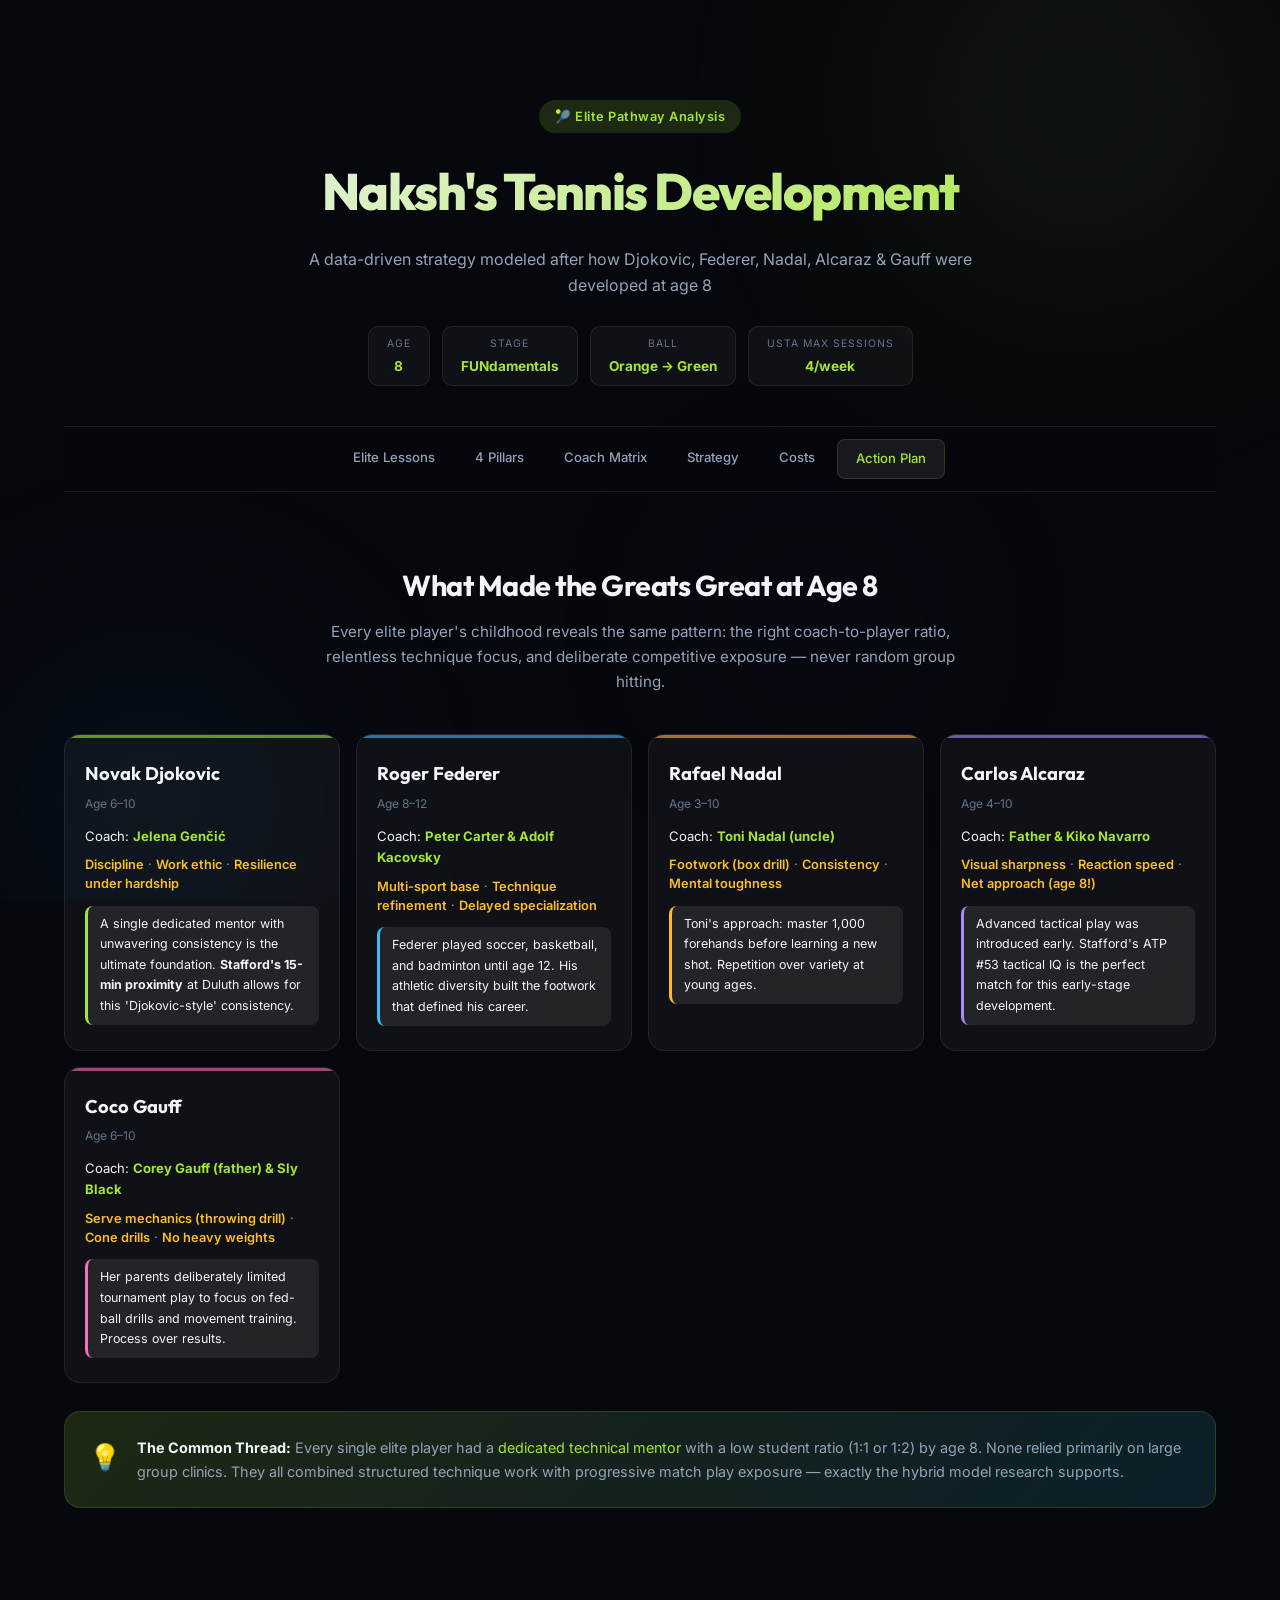
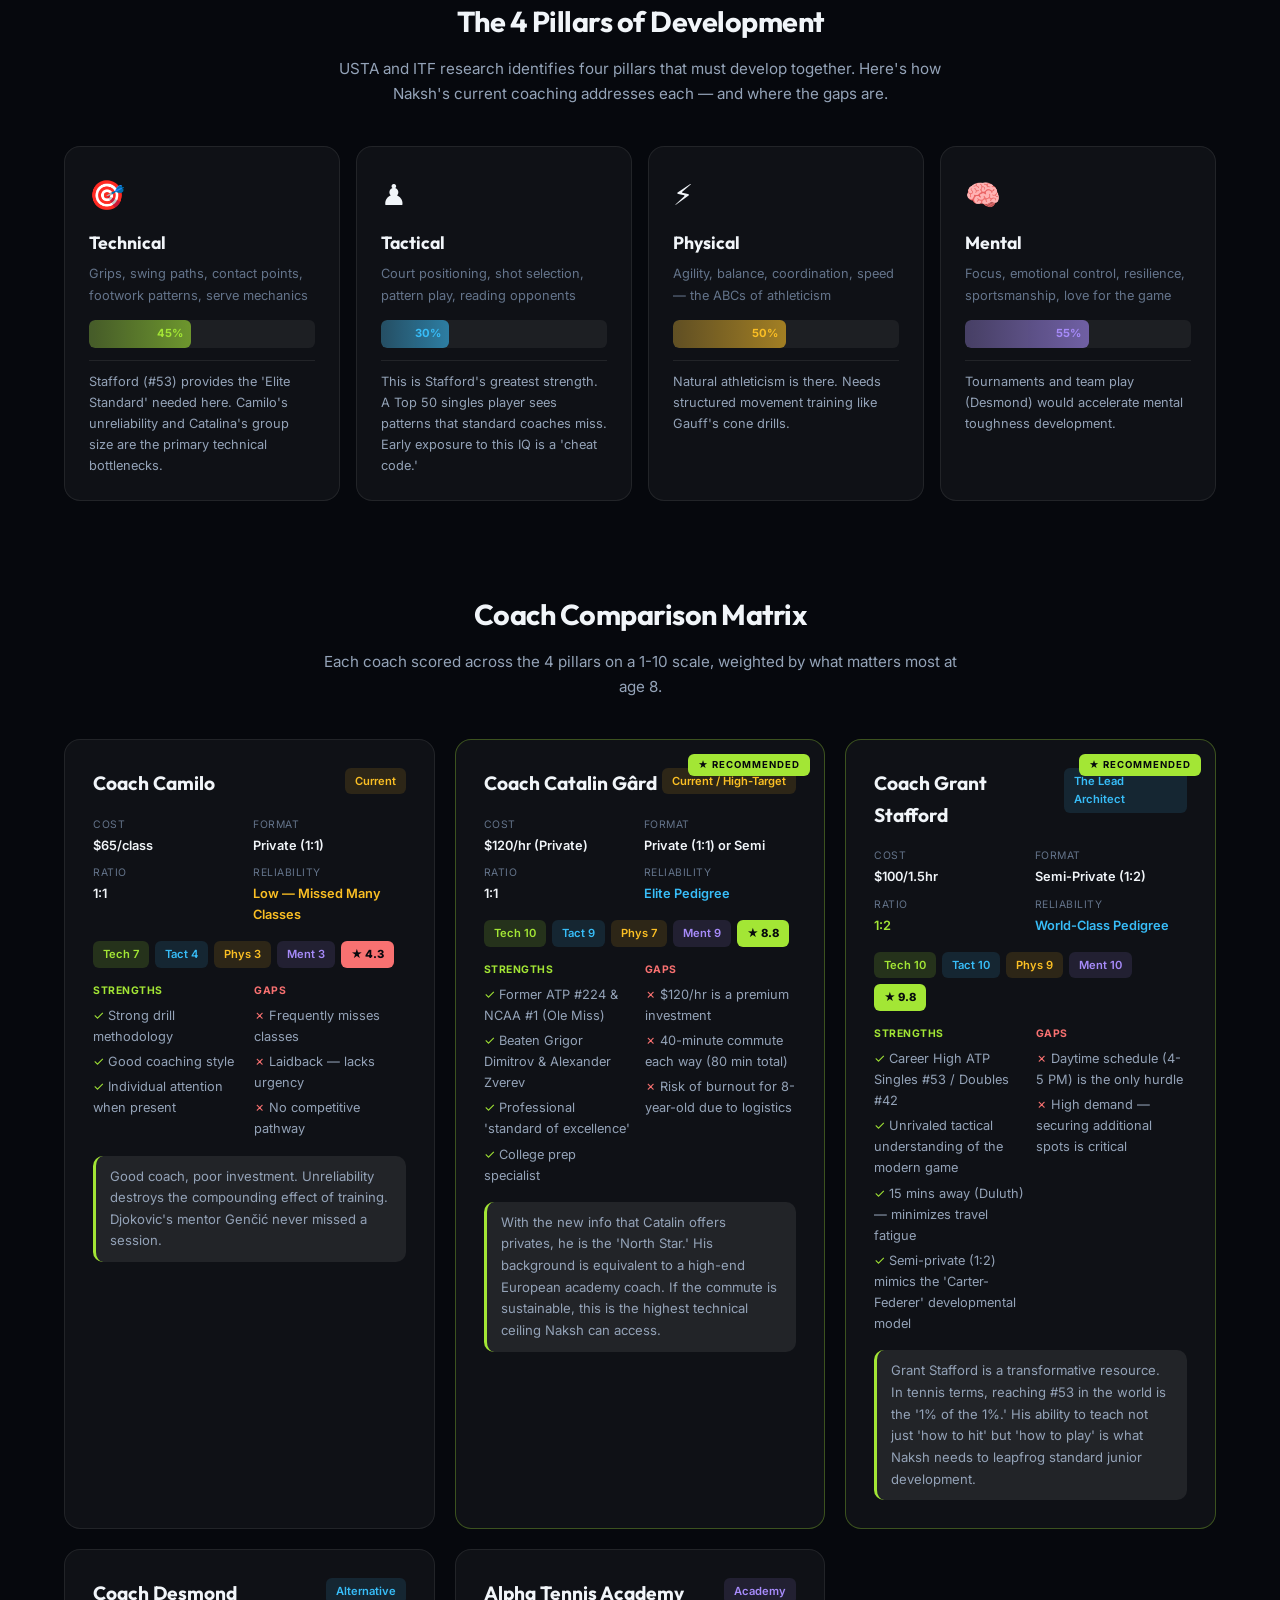
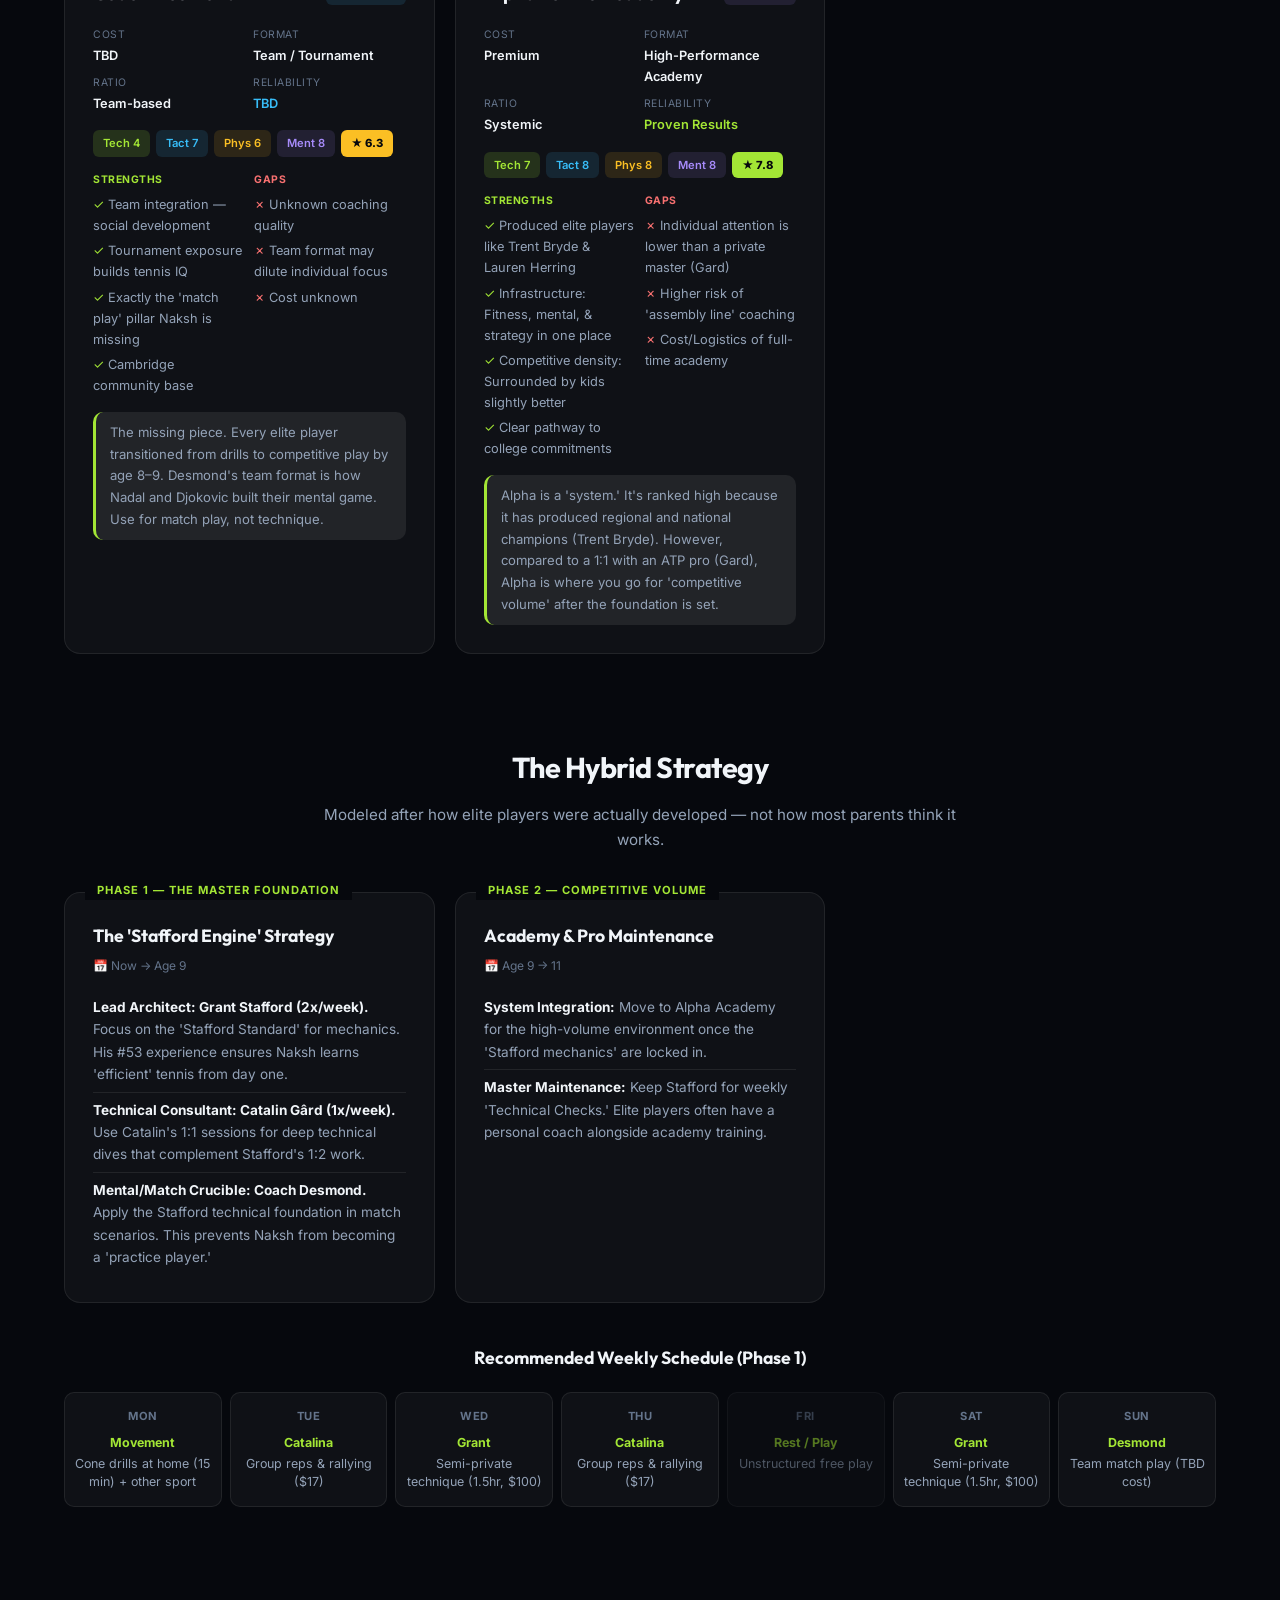
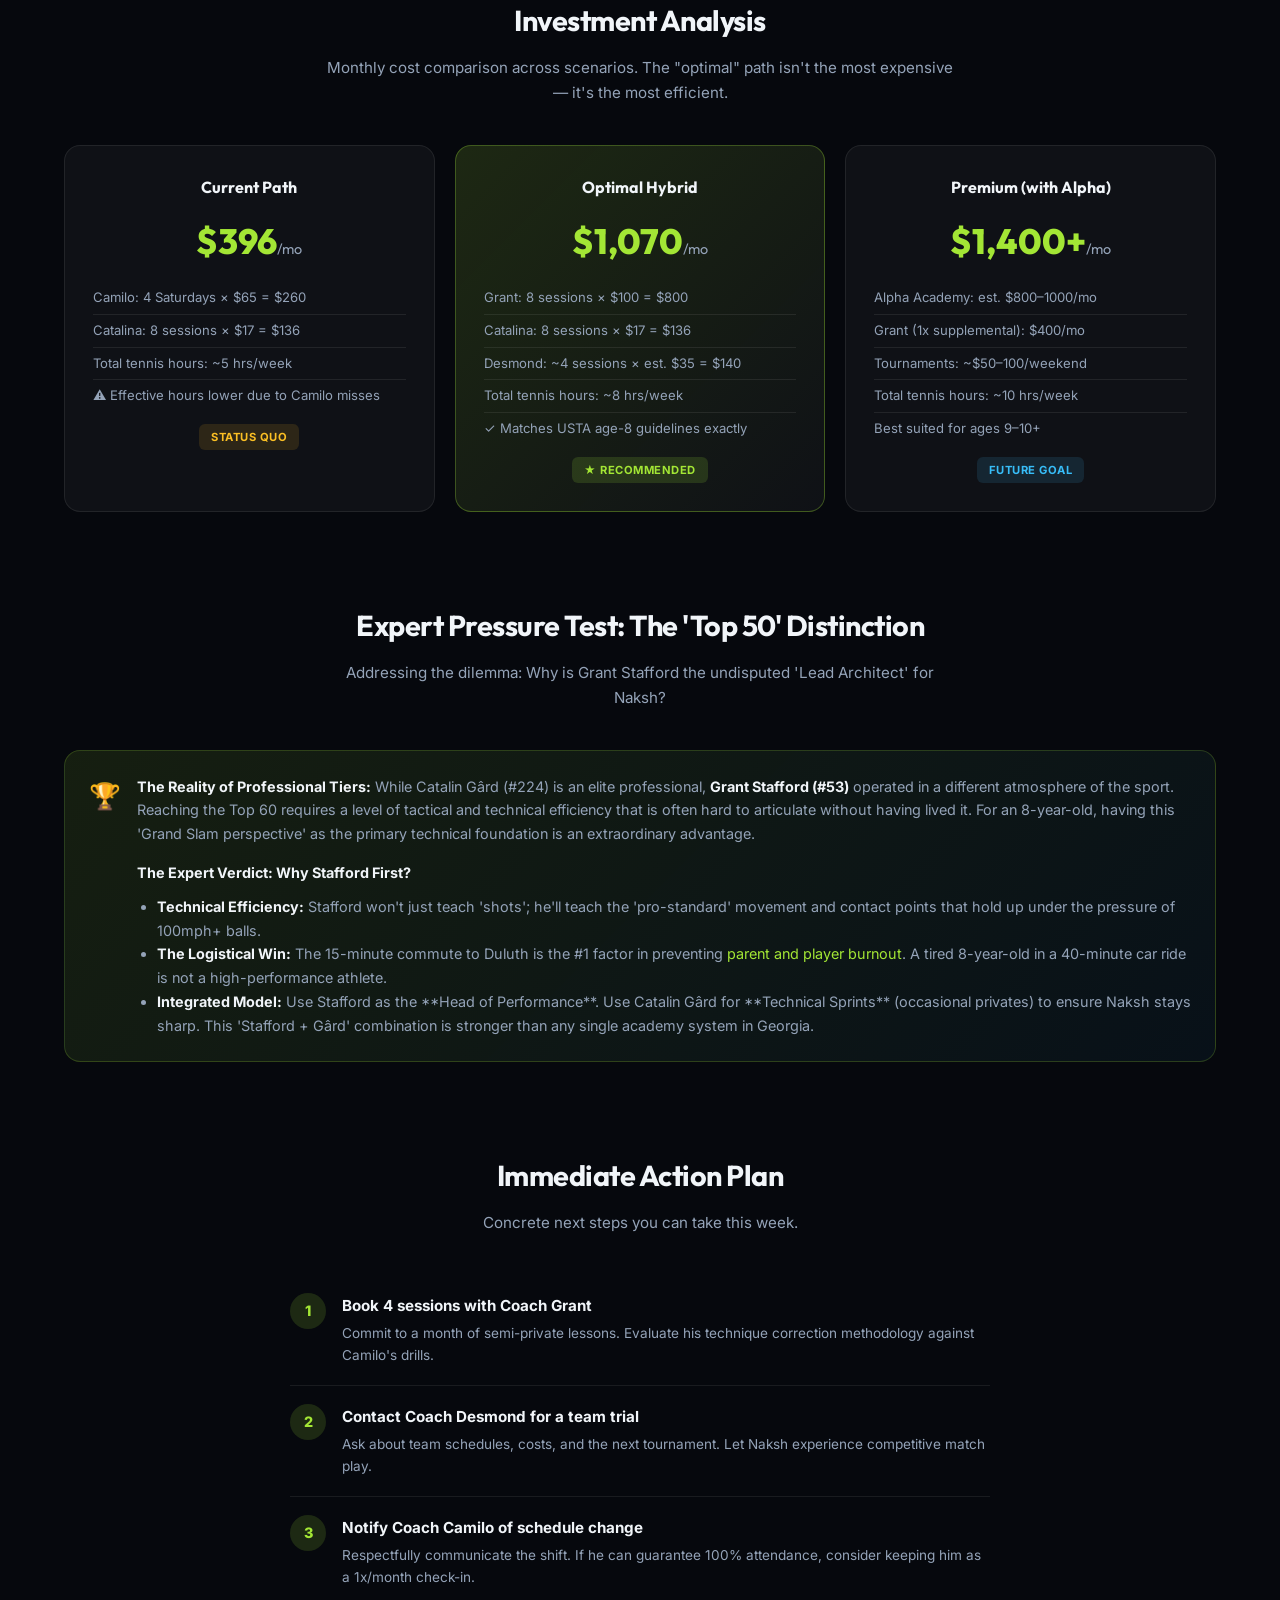
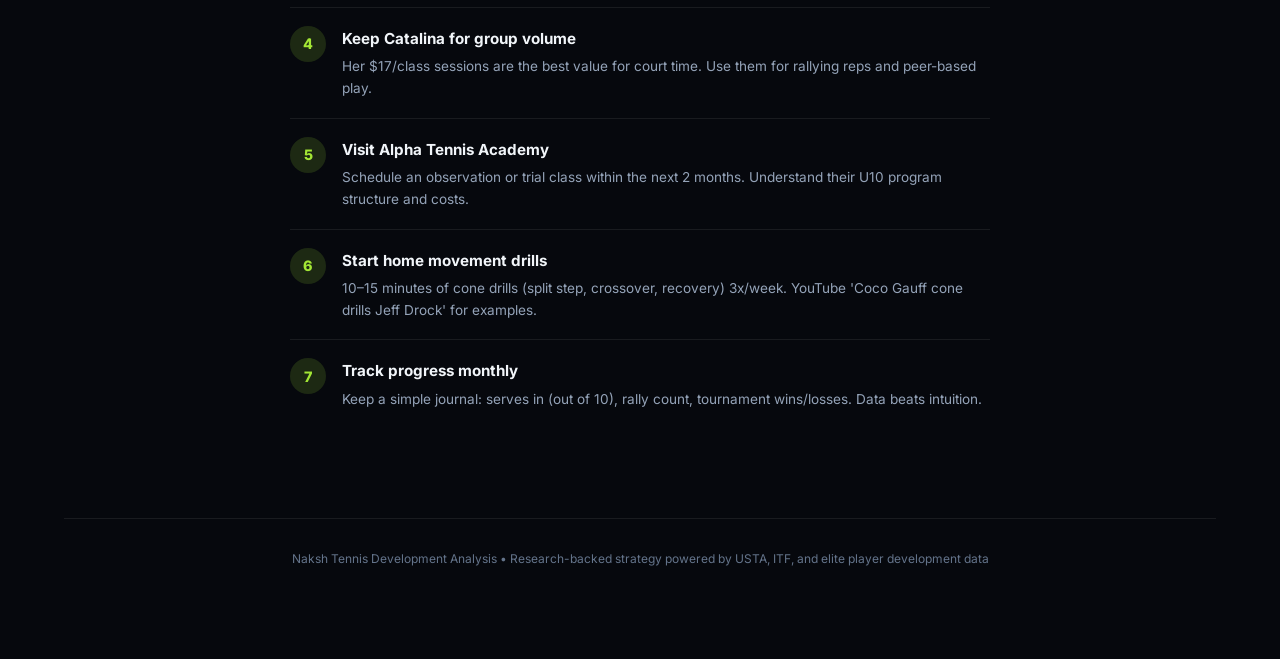
<file: index.html>
<!DOCTYPE html>
<html lang="en">
<head>
    <meta charset="UTF-8">
    <meta name="viewport" content="width=device-width, initial-scale=1.0">
    <title>Naksh Tennis Development — Elite Pathway Analysis</title>
    <meta name="description" content="Comprehensive coaching analysis for Naksh's competitive tennis development, modeled after elite player pathways.">
    <link rel="stylesheet" href="style.css">
    <link rel="preconnect" href="https://fonts.googleapis.com">
    <link rel="preconnect" href="https://fonts.gstatic.com" crossorigin>
    <link href="https://fonts.googleapis.com/css2?family=Inter:wght@300;400;500;600;700;800&family=Outfit:wght@400;600;700;800&display=swap" rel="stylesheet">
</head>
<body>

<div class="bg-orbs">
    <div class="orb orb-1"></div>
    <div class="orb orb-2"></div>
    <div class="orb orb-3"></div>
</div>

<div class="dashboard">

    <!-- HEADER -->
    <header id="top">
        <div class="header-content">
            <div class="header-badge">🎾 Elite Pathway Analysis</div>
            <h1>Naksh's Tennis Development</h1>
            <p class="subtitle">A data-driven strategy modeled after how Djokovic, Federer, Nadal, Alcaraz &amp; Gauff were developed at age 8</p>
        </div>
        <div class="stats-row">
            <div class="stat-chip"><span class="stat-label">Age</span><span class="stat-value">8</span></div>
            <div class="stat-chip"><span class="stat-label">Stage</span><span class="stat-value">FUNdamentals</span></div>
            <div class="stat-chip"><span class="stat-label">Ball</span><span class="stat-value">Orange → Green</span></div>
            <div class="stat-chip"><span class="stat-label">USTA Max Sessions</span><span class="stat-value">4/week</span></div>
        </div>
    </header>

    <!-- NAV -->
    <nav class="section-nav" id="section-nav">
        <a href="#elite-lessons" class="nav-link active">Elite Lessons</a>
        <a href="#four-pillars" class="nav-link">4 Pillars</a>
        <a href="#coach-comparison" class="nav-link">Coach Matrix</a>
        <a href="#strategy" class="nav-link">Strategy</a>
        <a href="#cost-analysis" class="nav-link">Costs</a>
        <a href="#action-plan" class="nav-link">Action Plan</a>
    </nav>

    <!-- SECTION 1: ELITE PLAYER LESSONS -->
    <section id="elite-lessons" class="section">
        <div class="section-header">
            <h2>What Made the Greats Great at Age 8</h2>
            <p>Every elite player's childhood reveals the same pattern: the right coach-to-player ratio, relentless technique focus, and deliberate competitive exposure — never random group hitting.</p>
        </div>
        <div class="elite-grid" id="elite-grid">
            <!-- Cards injected by JS -->
        </div>
        <div class="insight-box" id="elite-insight">
            <div class="insight-icon">💡</div>
            <div class="insight-text">
                <strong>The Common Thread:</strong> Every single elite player had a <em>dedicated technical mentor</em> with a low student ratio (1:1 or 1:2) by age 8. None relied primarily on large group clinics. They all combined structured technique work with progressive match play exposure — exactly the hybrid model research supports.
            </div>
        </div>
    </section>

    <!-- SECTION 2: FOUR PILLARS -->
    <section id="four-pillars" class="section">
        <div class="section-header">
            <h2>The 4 Pillars of Development</h2>
            <p>USTA and ITF research identifies four pillars that must develop together. Here's how Naksh's current coaching addresses each — and where the gaps are.</p>
        </div>
        <div class="pillars-grid">
            <div class="pillar-card" data-pillar="technical">
                <div class="pillar-icon">🎯</div>
                <h3>Technical</h3>
                <p class="pillar-desc">Grips, swing paths, contact points, footwork patterns, serve mechanics</p>
                <div class="pillar-bar"><div class="pillar-fill" style="--fill: 45%"><span>45%</span></div></div>
                <p class="pillar-gap">Stafford (#53) provides the 'Elite Standard' needed here. Camilo's unreliability and Catalina's group size are the primary technical bottlenecks.</p>
            </div>
            <div class="pillar-card" data-pillar="tactical">
                <div class="pillar-icon">♟️</div>
                <h3>Tactical</h3>
                <p class="pillar-desc">Court positioning, shot selection, pattern play, reading opponents</p>
                <div class="pillar-bar"><div class="pillar-fill" style="--fill: 30%"><span>30%</span></div></div>
                <p class="pillar-gap">This is Stafford's greatest strength. A Top 50 singles player sees patterns that standard coaches miss. Early exposure to this IQ is a 'cheat code.'</p>
            </div>
            <div class="pillar-card" data-pillar="physical">
                <div class="pillar-icon">⚡</div>
                <h3>Physical</h3>
                <p class="pillar-desc">Agility, balance, coordination, speed — the ABCs of athleticism</p>
                <div class="pillar-bar"><div class="pillar-fill" style="--fill: 50%"><span>50%</span></div></div>
                <p class="pillar-gap">Natural athleticism is there. Needs structured movement training like Gauff's cone drills.</p>
            </div>
            <div class="pillar-card" data-pillar="mental">
                <div class="pillar-icon">🧠</div>
                <h3>Mental</h3>
                <p class="pillar-desc">Focus, emotional control, resilience, sportsmanship, love for the game</p>
                <div class="pillar-bar"><div class="pillar-fill" style="--fill: 55%"><span>55%</span></div></div>
                <p class="pillar-gap">Tournaments and team play (Desmond) would accelerate mental toughness development.</p>
            </div>
        </div>
    </section>

    <!-- SECTION 3: COACH COMPARISON MATRIX -->
    <section id="coach-comparison" class="section">
        <div class="section-header">
            <h2>Coach Comparison Matrix</h2>
            <p>Each coach scored across the 4 pillars on a 1-10 scale, weighted by what matters most at age 8.</p>
        </div>
        <div class="matrix-container">
            <div class="coach-cards-grid" id="coach-cards-grid">
                <!-- Injected by JS -->
            </div>
        </div>
    </section>

    <!-- SECTION 4: STRATEGIC RECOMMENDATION -->
    <section id="strategy" class="section">
        <div class="section-header">
            <h2>The Hybrid Strategy</h2>
            <p>Modeled after how elite players were actually developed — not how most parents think it works.</p>
        </div>

        <div class="strategy-phases" id="strategy-phases">
            <!-- Injected by JS -->
        </div>

        <div class="weekly-schedule">
            <h3>Recommended Weekly Schedule (Phase 1)</h3>
            <div class="schedule-grid" id="schedule-grid">
                <!-- Injected by JS -->
            </div>
        </div>
    </section>

    <!-- SECTION 5: COST ANALYSIS -->
    <section id="cost-analysis" class="section">
        <div class="section-header">
            <h2>Investment Analysis</h2>
            <p>Monthly cost comparison across scenarios. The "optimal" path isn't the most expensive — it's the most efficient.</p>
        </div>
        <div class="cost-scenarios" id="cost-scenarios">
            <!-- Injected by JS -->
        </div>
    </section>

    <!-- SECTION: EXPERT PRESSURE TEST -->
    <section id="pressure-test" class="section">
        <div class="section-header">
            <h2>Expert Pressure Test: The 'Top 50' Distinction</h2>
            <p>Addressing the dilemma: Why is Grant Stafford the undisputed 'Lead Architect' for Naksh?</p>
        </div>
        <div class="insight-box" style="background: linear-gradient(135deg, rgba(163, 230, 53, 0.1), rgba(56, 189, 248, 0.05)); border-color: rgba(163, 230, 53, 0.2);">
            <div class="insight-icon">🏆</div>
            <div class="insight-text">
                <p><strong>The Reality of Professional Tiers:</strong> While Catalin Gârd (#224) is an elite professional, <strong>Grant Stafford (#53)</strong> operated in a different atmosphere of the sport. Reaching the Top 60 requires a level of tactical and technical efficiency that is often hard to articulate without having lived it. For an 8-year-old, having this 'Grand Slam perspective' as the primary technical foundation is an extraordinary advantage.</p>
                
                <p style="margin-top:15px;"><strong>The Expert Verdict: Why Stafford First?</strong></p>
                <ul style="margin-left: 20px; margin-top: 10px;">
                    <li><strong>Technical Efficiency:</strong> Stafford won't just teach 'shots'; he'll teach the 'pro-standard' movement and contact points that hold up under the pressure of 100mph+ balls.</li>
                    <li><strong>The Logistical Win:</strong> The 15-minute commute to Duluth is the #1 factor in preventing <em>parent and player burnout</em>. A tired 8-year-old in a 40-minute car ride is not a high-performance athlete.</li>
                    <li><strong>Integrated Model:</strong> Use Stafford as the **Head of Performance**. Use Catalin Gârd for **Technical Sprints** (occasional privates) to ensure Naksh stays sharp. This 'Stafford + Gârd' combination is stronger than any single academy system in Georgia.</li>
                </ul>
            </div>
        </div>
    </section>

    <!-- SECTION 6: ACTION PLAN -->
    <section id="action-plan" class="section">
        <div class="section-header">
            <h2>Immediate Action Plan</h2>
            <p>Concrete next steps you can take this week.</p>
        </div>
        <div class="action-list" id="action-list">
            <!-- Injected by JS -->
        </div>
    </section>

    <footer>
        <p>Naksh Tennis Development Analysis &bull; Research-backed strategy powered by USTA, ITF, and elite player development data</p>
    </footer>
</div>

<script src="app.js"></script>
</body>
</html>
</file>
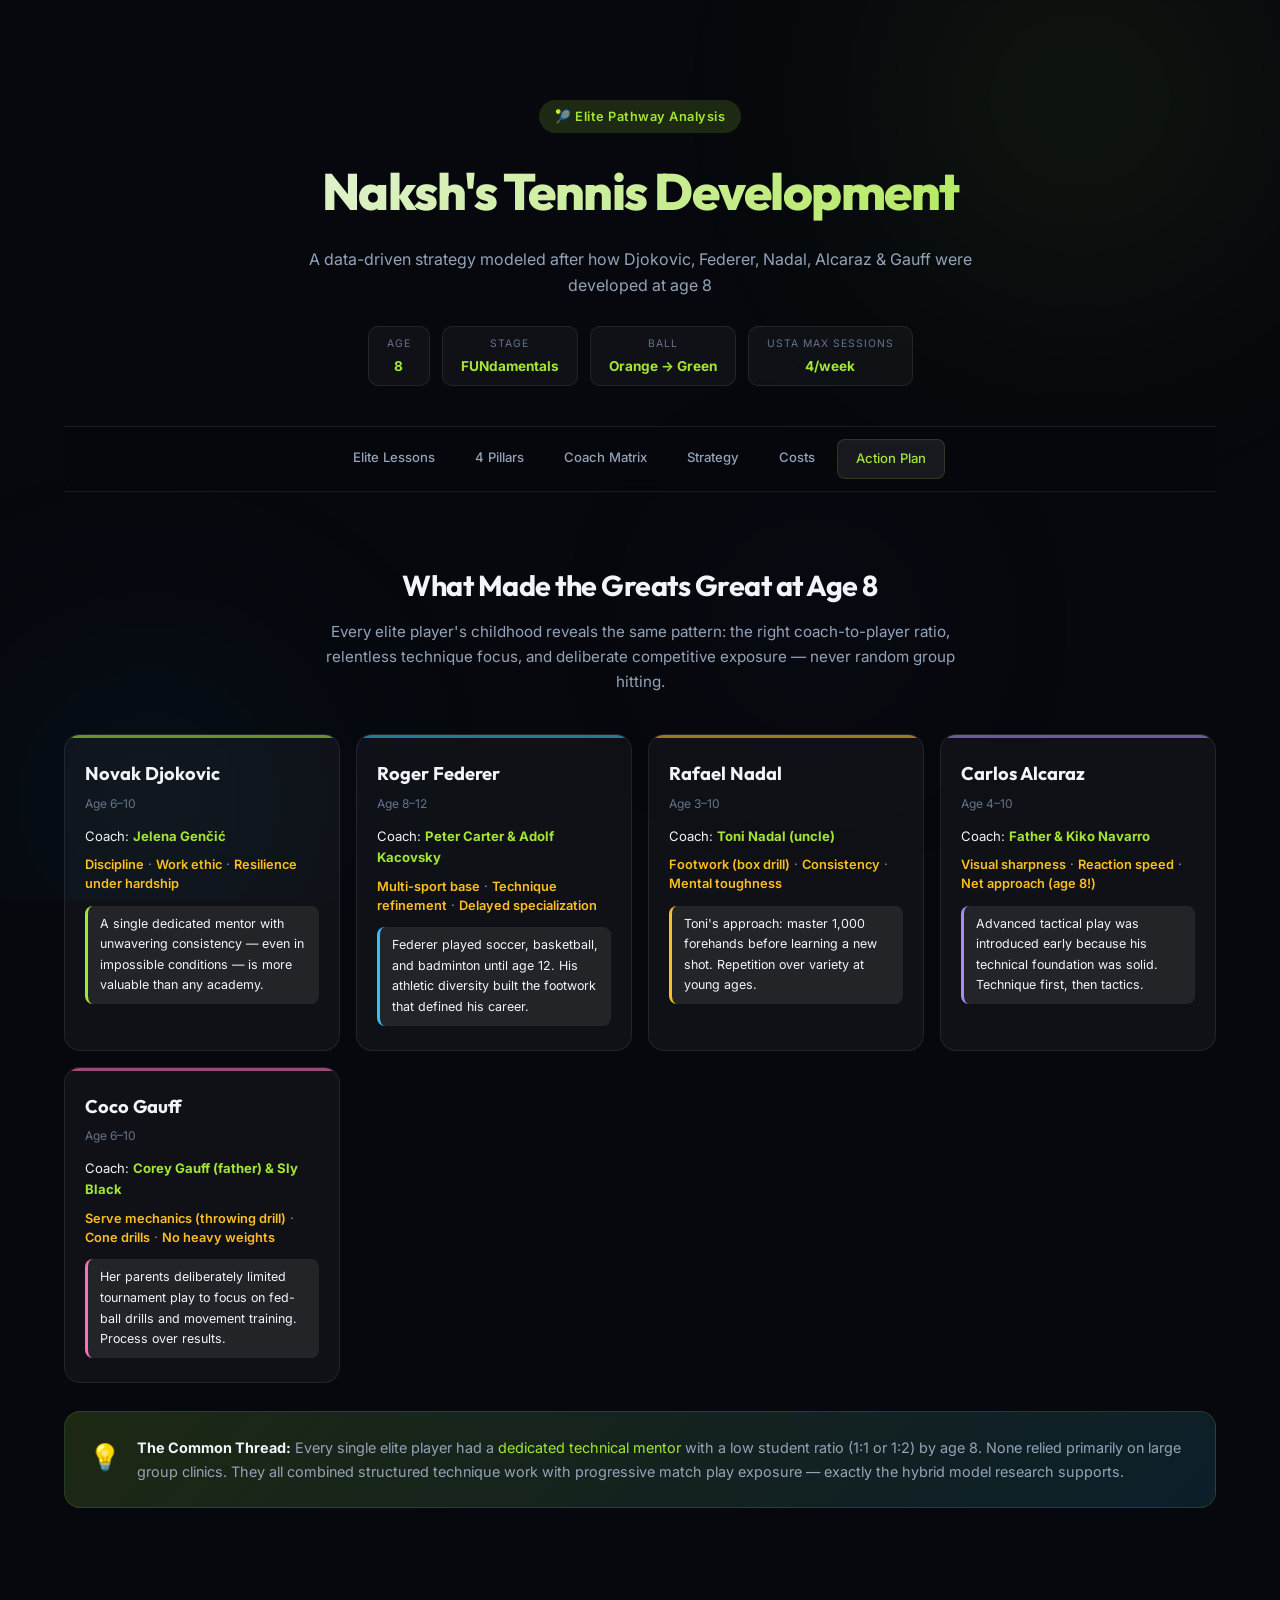
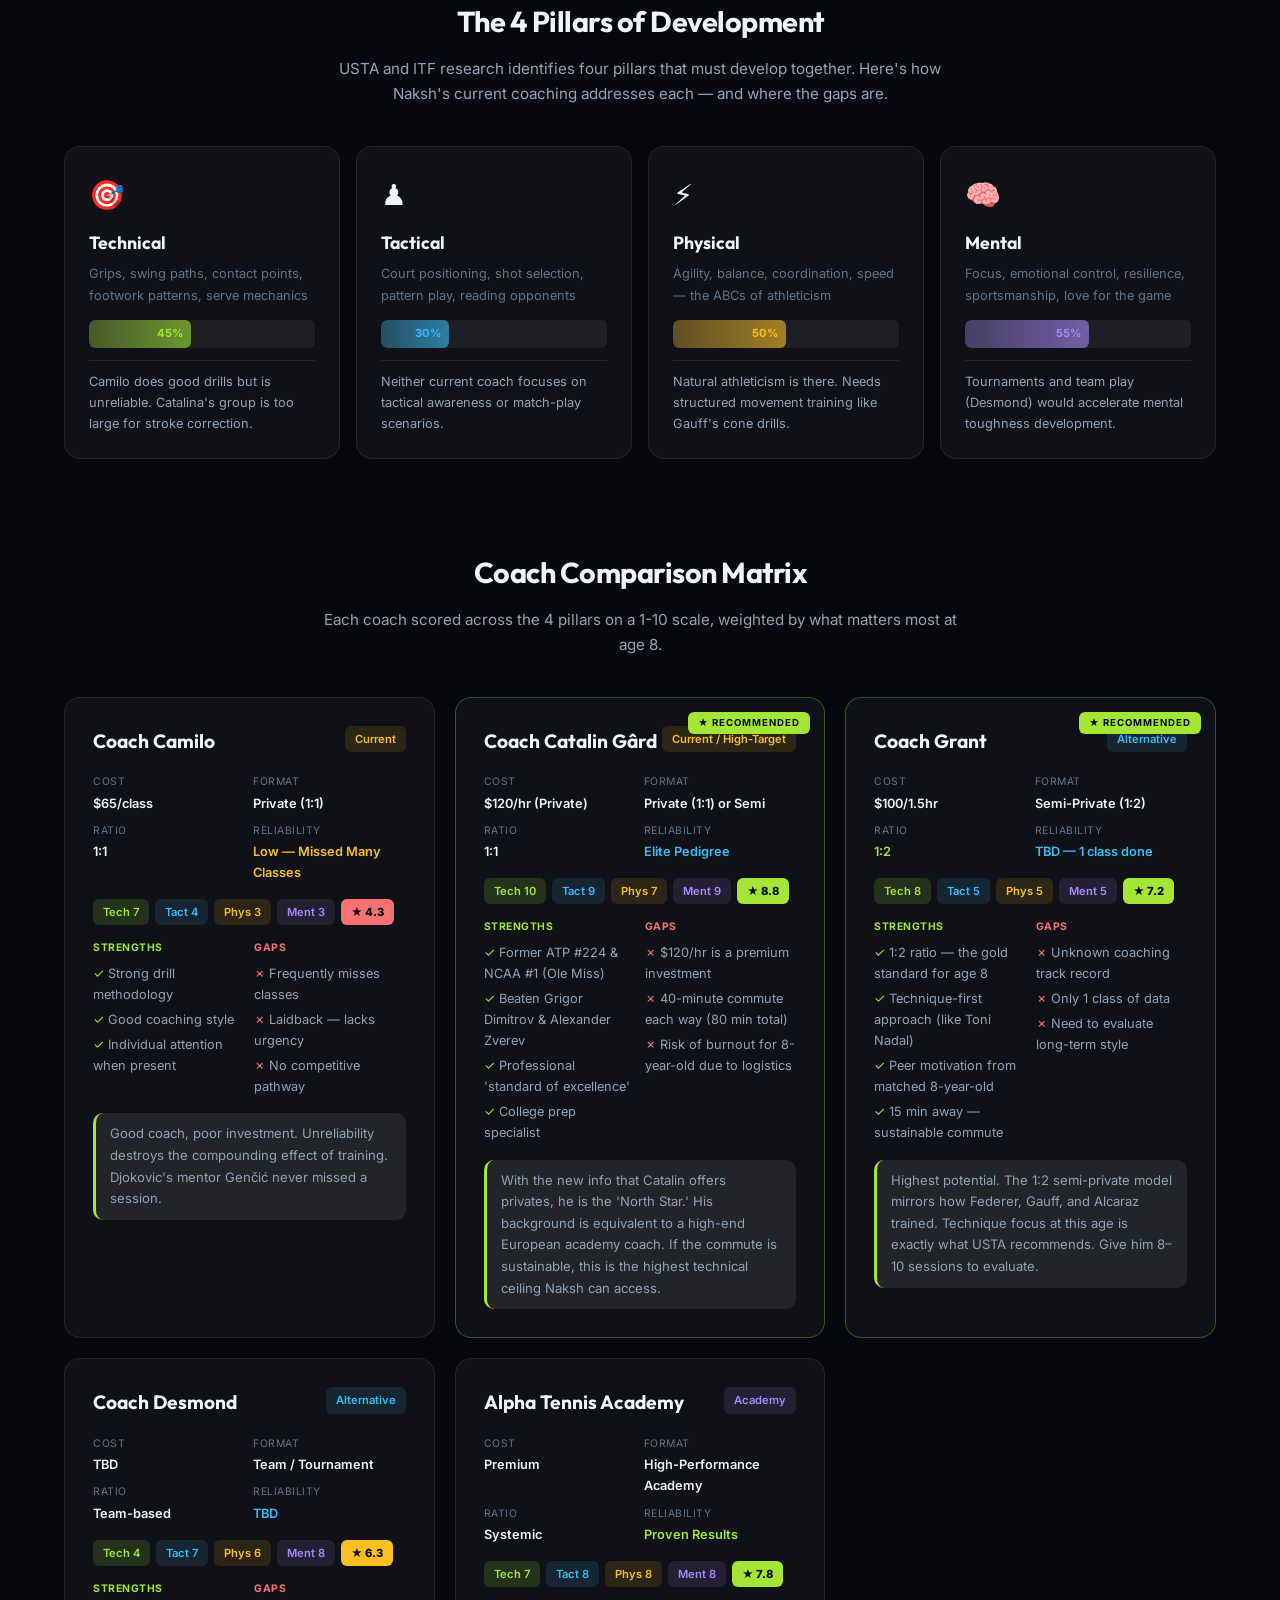
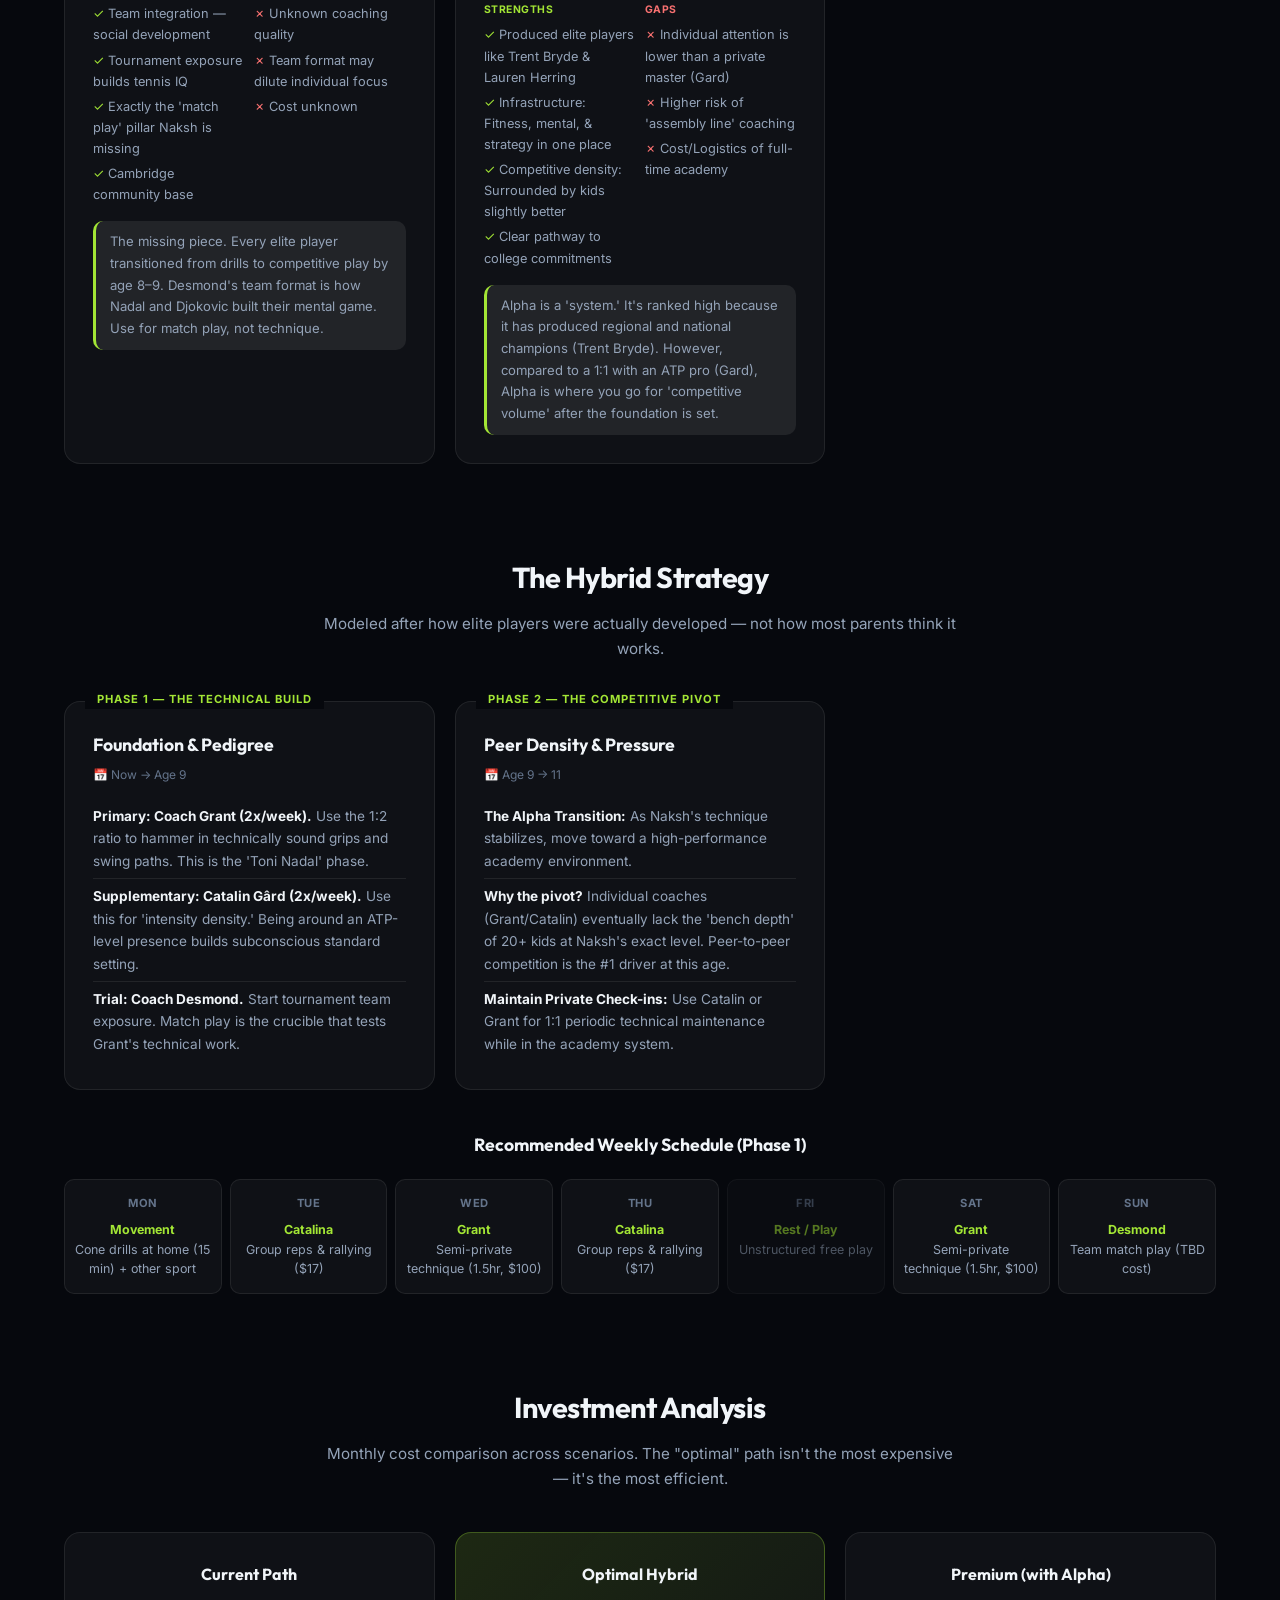
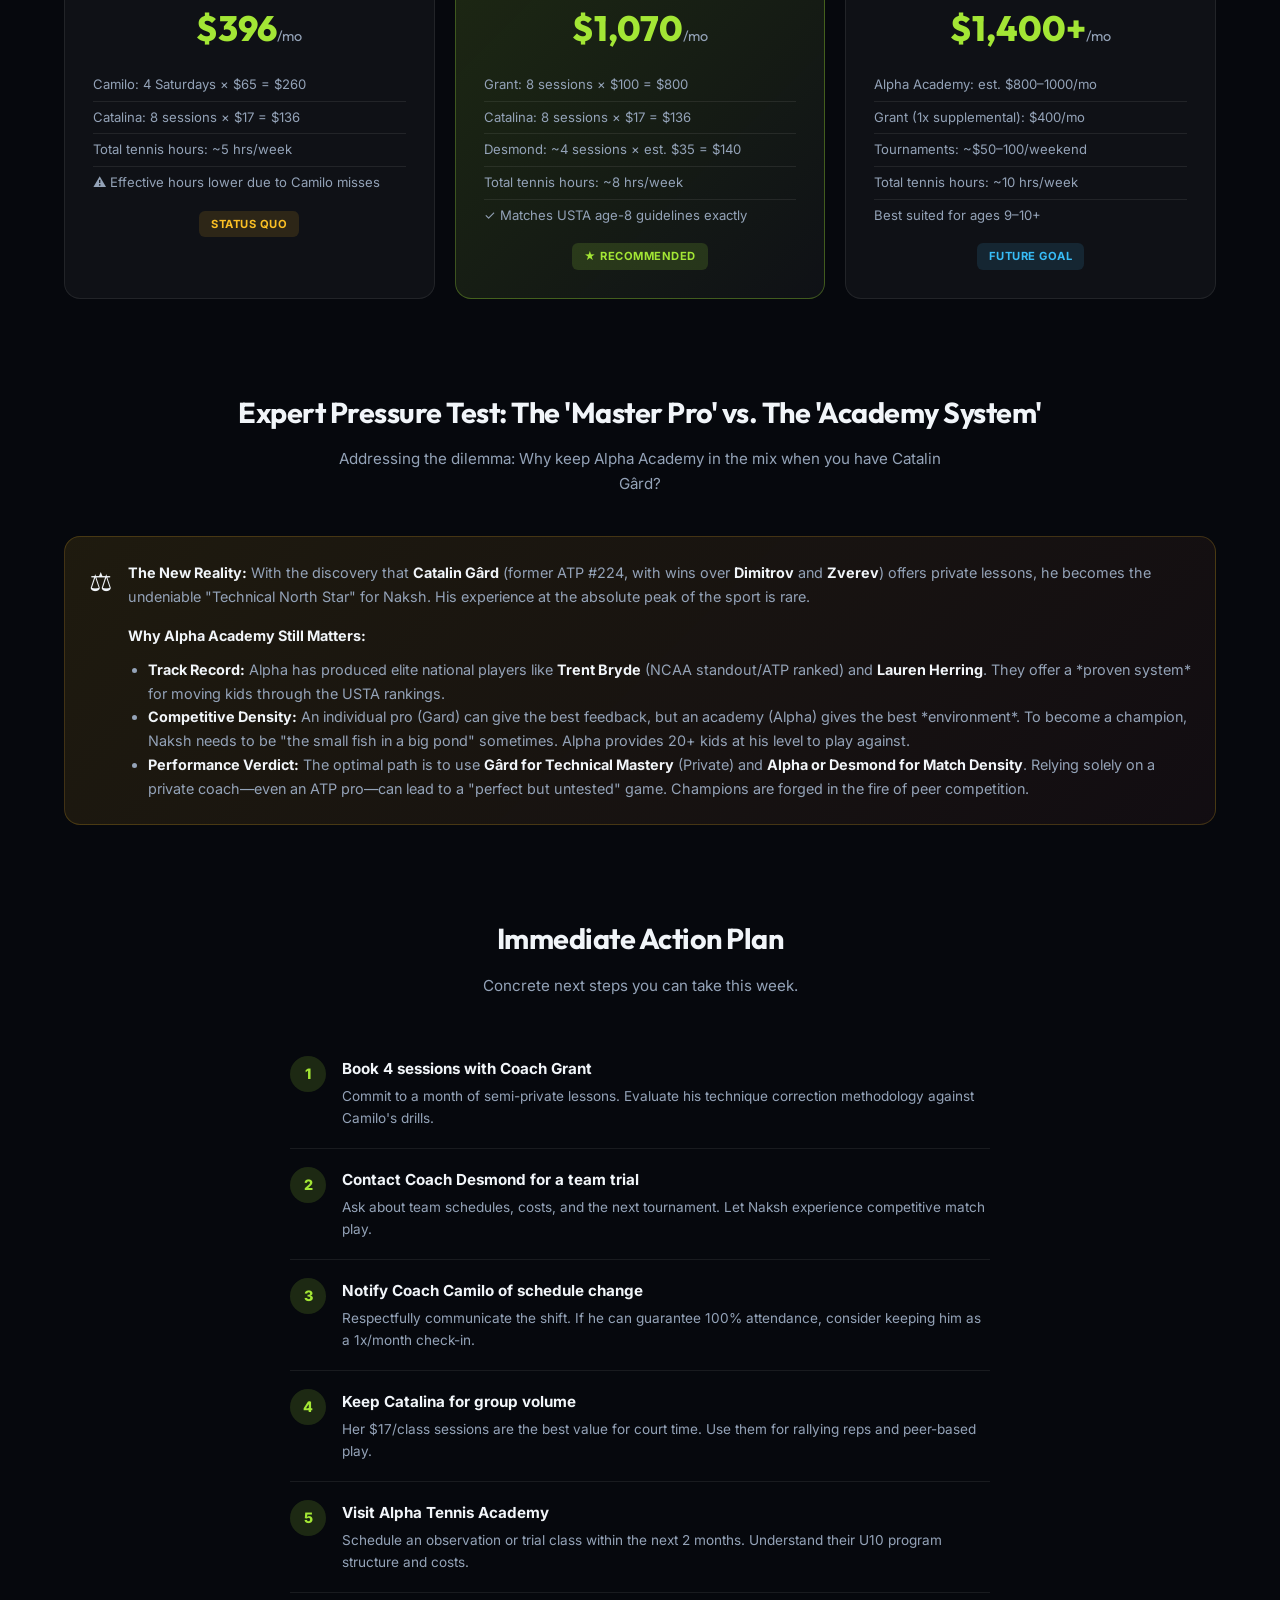
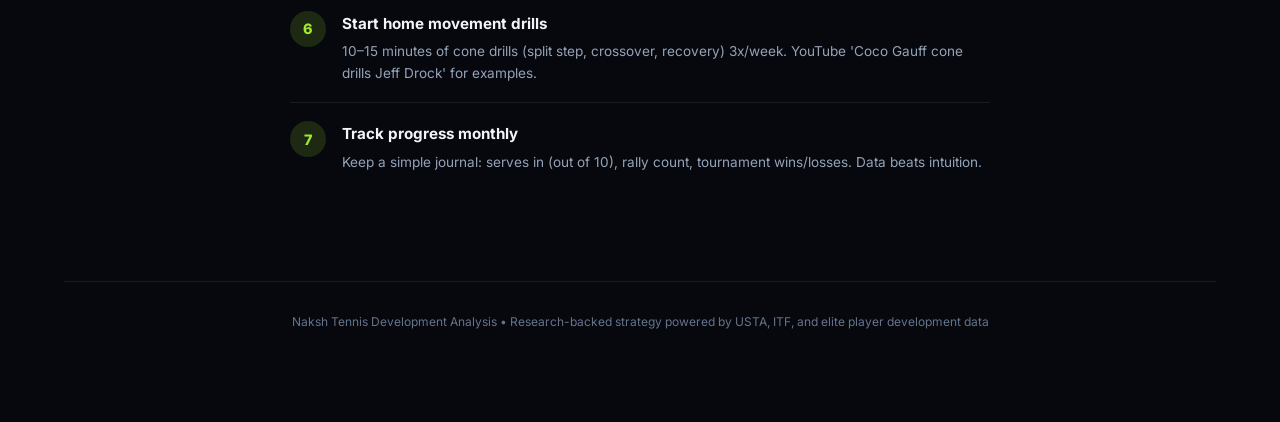
<file: v1/index.html>
<!DOCTYPE html>
<html lang="en">
<head>
    <meta charset="UTF-8">
    <meta name="viewport" content="width=device-width, initial-scale=1.0">
    <title>Naksh Tennis Development — Elite Pathway Analysis</title>
    <meta name="description" content="Comprehensive coaching analysis for Naksh's competitive tennis development, modeled after elite player pathways.">
    <link rel="stylesheet" href="style.css">
    <link rel="preconnect" href="https://fonts.googleapis.com">
    <link rel="preconnect" href="https://fonts.gstatic.com" crossorigin>
    <link href="https://fonts.googleapis.com/css2?family=Inter:wght@300;400;500;600;700;800&family=Outfit:wght@400;600;700;800&display=swap" rel="stylesheet">
</head>
<body>

<div class="bg-orbs">
    <div class="orb orb-1"></div>
    <div class="orb orb-2"></div>
    <div class="orb orb-3"></div>
</div>

<div class="dashboard">

    <!-- HEADER -->
    <header id="top">
        <div class="header-content">
            <div class="header-badge">🎾 Elite Pathway Analysis</div>
            <h1>Naksh's Tennis Development</h1>
            <p class="subtitle">A data-driven strategy modeled after how Djokovic, Federer, Nadal, Alcaraz &amp; Gauff were developed at age 8</p>
        </div>
        <div class="stats-row">
            <div class="stat-chip"><span class="stat-label">Age</span><span class="stat-value">8</span></div>
            <div class="stat-chip"><span class="stat-label">Stage</span><span class="stat-value">FUNdamentals</span></div>
            <div class="stat-chip"><span class="stat-label">Ball</span><span class="stat-value">Orange → Green</span></div>
            <div class="stat-chip"><span class="stat-label">USTA Max Sessions</span><span class="stat-value">4/week</span></div>
        </div>
    </header>

    <!-- NAV -->
    <nav class="section-nav" id="section-nav">
        <a href="#elite-lessons" class="nav-link active">Elite Lessons</a>
        <a href="#four-pillars" class="nav-link">4 Pillars</a>
        <a href="#coach-comparison" class="nav-link">Coach Matrix</a>
        <a href="#strategy" class="nav-link">Strategy</a>
        <a href="#cost-analysis" class="nav-link">Costs</a>
        <a href="#action-plan" class="nav-link">Action Plan</a>
    </nav>

    <!-- SECTION 1: ELITE PLAYER LESSONS -->
    <section id="elite-lessons" class="section">
        <div class="section-header">
            <h2>What Made the Greats Great at Age 8</h2>
            <p>Every elite player's childhood reveals the same pattern: the right coach-to-player ratio, relentless technique focus, and deliberate competitive exposure — never random group hitting.</p>
        </div>
        <div class="elite-grid" id="elite-grid">
            <!-- Cards injected by JS -->
        </div>
        <div class="insight-box" id="elite-insight">
            <div class="insight-icon">💡</div>
            <div class="insight-text">
                <strong>The Common Thread:</strong> Every single elite player had a <em>dedicated technical mentor</em> with a low student ratio (1:1 or 1:2) by age 8. None relied primarily on large group clinics. They all combined structured technique work with progressive match play exposure — exactly the hybrid model research supports.
            </div>
        </div>
    </section>

    <!-- SECTION 2: FOUR PILLARS -->
    <section id="four-pillars" class="section">
        <div class="section-header">
            <h2>The 4 Pillars of Development</h2>
            <p>USTA and ITF research identifies four pillars that must develop together. Here's how Naksh's current coaching addresses each — and where the gaps are.</p>
        </div>
        <div class="pillars-grid">
            <div class="pillar-card" data-pillar="technical">
                <div class="pillar-icon">🎯</div>
                <h3>Technical</h3>
                <p class="pillar-desc">Grips, swing paths, contact points, footwork patterns, serve mechanics</p>
                <div class="pillar-bar"><div class="pillar-fill" style="--fill: 45%"><span>45%</span></div></div>
                <p class="pillar-gap">Camilo does good drills but is unreliable. Catalina's group is too large for stroke correction.</p>
            </div>
            <div class="pillar-card" data-pillar="tactical">
                <div class="pillar-icon">♟️</div>
                <h3>Tactical</h3>
                <p class="pillar-desc">Court positioning, shot selection, pattern play, reading opponents</p>
                <div class="pillar-bar"><div class="pillar-fill" style="--fill: 30%"><span>30%</span></div></div>
                <p class="pillar-gap">Neither current coach focuses on tactical awareness or match-play scenarios.</p>
            </div>
            <div class="pillar-card" data-pillar="physical">
                <div class="pillar-icon">⚡</div>
                <h3>Physical</h3>
                <p class="pillar-desc">Agility, balance, coordination, speed — the ABCs of athleticism</p>
                <div class="pillar-bar"><div class="pillar-fill" style="--fill: 50%"><span>50%</span></div></div>
                <p class="pillar-gap">Natural athleticism is there. Needs structured movement training like Gauff's cone drills.</p>
            </div>
            <div class="pillar-card" data-pillar="mental">
                <div class="pillar-icon">🧠</div>
                <h3>Mental</h3>
                <p class="pillar-desc">Focus, emotional control, resilience, sportsmanship, love for the game</p>
                <div class="pillar-bar"><div class="pillar-fill" style="--fill: 55%"><span>55%</span></div></div>
                <p class="pillar-gap">Tournaments and team play (Desmond) would accelerate mental toughness development.</p>
            </div>
        </div>
    </section>

    <!-- SECTION 3: COACH COMPARISON MATRIX -->
    <section id="coach-comparison" class="section">
        <div class="section-header">
            <h2>Coach Comparison Matrix</h2>
            <p>Each coach scored across the 4 pillars on a 1-10 scale, weighted by what matters most at age 8.</p>
        </div>
        <div class="matrix-container">
            <div class="coach-cards-grid" id="coach-cards-grid">
                <!-- Injected by JS -->
            </div>
        </div>
    </section>

    <!-- SECTION 4: STRATEGIC RECOMMENDATION -->
    <section id="strategy" class="section">
        <div class="section-header">
            <h2>The Hybrid Strategy</h2>
            <p>Modeled after how elite players were actually developed — not how most parents think it works.</p>
        </div>

        <div class="strategy-phases" id="strategy-phases">
            <!-- Injected by JS -->
        </div>

        <div class="weekly-schedule">
            <h3>Recommended Weekly Schedule (Phase 1)</h3>
            <div class="schedule-grid" id="schedule-grid">
                <!-- Injected by JS -->
            </div>
        </div>
    </section>

    <!-- SECTION 5: COST ANALYSIS -->
    <section id="cost-analysis" class="section">
        <div class="section-header">
            <h2>Investment Analysis</h2>
            <p>Monthly cost comparison across scenarios. The "optimal" path isn't the most expensive — it's the most efficient.</p>
        </div>
        <div class="cost-scenarios" id="cost-scenarios">
            <!-- Injected by JS -->
        </div>
    </section>

    <!-- SECTION: EXPERT PRESSURE TEST -->
    <section id="pressure-test" class="section">
        <div class="section-header">
            <h2>Expert Pressure Test: The 'Master Pro' vs. The 'Academy System'</h2>
            <p>Addressing the dilemma: Why keep Alpha Academy in the mix when you have Catalin Gârd?</p>
        </div>
        <div class="insight-box" style="background: linear-gradient(135deg, rgba(251, 191, 36, 0.1), rgba(248, 113, 113, 0.05)); border-color: rgba(251, 191, 36, 0.2);">
            <div class="insight-icon">⚖️</div>
            <div class="insight-text">
                <p><strong>The New Reality:</strong> With the discovery that <strong>Catalin Gârd</strong> (former ATP #224, with wins over <strong>Dimitrov</strong> and <strong>Zverev</strong>) offers private lessons, he becomes the undeniable "Technical North Star" for Naksh. His experience at the absolute peak of the sport is rare.</p>
                
                <p style="margin-top:15px;"><strong>Why Alpha Academy Still Matters:</strong></p>
                <ul style="margin-left: 20px; margin-top: 10px;">
                    <li><strong>Track Record:</strong> Alpha has produced elite national players like <strong>Trent Bryde</strong> (NCAA standout/ATP ranked) and <strong>Lauren Herring</strong>. They offer a *proven system* for moving kids through the USTA rankings.</li>
                    <li><strong>Competitive Density:</strong> An individual pro (Gard) can give the best feedback, but an academy (Alpha) gives the best *environment*. To become a champion, Naksh needs to be "the small fish in a big pond" sometimes. Alpha provides 20+ kids at his level to play against.</li>
                    <li><strong>Performance Verdict:</strong> The optimal path is to use <strong>Gârd for Technical Mastery</strong> (Private) and <strong>Alpha or Desmond for Match Density</strong>. Relying solely on a private coach—even an ATP pro—can lead to a "perfect but untested" game. Champions are forged in the fire of peer competition.</li>
                </ul>
            </div>
        </div>
    </section>

    <!-- SECTION 6: ACTION PLAN -->
    <section id="action-plan" class="section">
        <div class="section-header">
            <h2>Immediate Action Plan</h2>
            <p>Concrete next steps you can take this week.</p>
        </div>
        <div class="action-list" id="action-list">
            <!-- Injected by JS -->
        </div>
    </section>

    <footer>
        <p>Naksh Tennis Development Analysis &bull; Research-backed strategy powered by USTA, ITF, and elite player development data</p>
    </footer>
</div>

<script src="app.js"></script>
</body>
</html>
</file>
<file: style.css>
:root {
    --bg: #06080d;
    --surface: rgba(255,255,255,0.04);
    --surface-hover: rgba(255,255,255,0.08);
    --border: rgba(255,255,255,0.08);
    --border-hover: rgba(255,255,255,0.18);
    --green: #a3e635;
    --green-dim: rgba(163,230,53,0.15);
    --blue: #38bdf8;
    --blue-dim: rgba(56,189,248,0.12);
    --amber: #fbbf24;
    --amber-dim: rgba(251,191,36,0.12);
    --red: #f87171;
    --red-dim: rgba(248,113,113,0.12);
    --purple: #a78bfa;
    --purple-dim: rgba(167,139,250,0.12);
    --text: #f1f5f9;
    --text-dim: #94a3b8;
    --text-muted: #64748b;
    --radius: 16px;
    --radius-sm: 10px;
}

*{margin:0;padding:0;box-sizing:border-box;}

html{scroll-behavior:smooth;scroll-padding-top:80px;}

body{background:var(--bg);color:var(--text);font-family:'Inter',system-ui,sans-serif;line-height:1.65;overflow-x:hidden;}

/* Background orbs */
.bg-orbs{position:fixed;inset:0;pointer-events:none;z-index:0;overflow:hidden;}
.orb{position:absolute;border-radius:50%;filter:blur(120px);opacity:.35;}
.orb-1{width:600px;height:600px;background:radial-gradient(circle,rgba(163,230,53,.3),transparent 70%);top:-200px;right:-100px;animation:float 20s ease-in-out infinite;}
.orb-2{width:500px;height:500px;background:radial-gradient(circle,rgba(56,189,248,.25),transparent 70%);bottom:-150px;left:-100px;animation:float 25s ease-in-out infinite reverse;}
.orb-3{width:350px;height:350px;background:radial-gradient(circle,rgba(167,139,250,.2),transparent 70%);top:50%;left:50%;animation:float 18s ease-in-out infinite;}
@keyframes float{0%,100%{transform:translate(0,0)}50%{transform:translate(30px,-40px)}}

.dashboard{position:relative;z-index:1;max-width:1200px;margin:0 auto;padding:40px 24px 60px;}

/* HEADER */
header{text-align:center;padding:60px 0 40px;border-bottom:1px solid var(--border);margin-bottom:0;}
.header-badge{display:inline-block;background:var(--green-dim);color:var(--green);font-size:.8rem;font-weight:600;padding:6px 16px;border-radius:20px;margin-bottom:16px;letter-spacing:.5px;}
h1{font-family:'Outfit',sans-serif;font-size:clamp(2rem,5vw,3.2rem);font-weight:800;letter-spacing:-1.5px;background:linear-gradient(135deg,var(--text),var(--green));-webkit-background-clip:text;-webkit-text-fill-color:transparent;background-clip:text;margin-bottom:12px;}
.subtitle{color:var(--text-dim);font-size:1rem;max-width:680px;margin:0 auto;}
.stats-row{display:flex;gap:12px;justify-content:center;flex-wrap:wrap;margin-top:28px;}
.stat-chip{background:var(--surface);border:1px solid var(--border);border-radius:var(--radius-sm);padding:8px 18px;display:flex;flex-direction:column;align-items:center;gap:2px;}
.stat-label{font-size:.65rem;text-transform:uppercase;letter-spacing:1px;color:var(--text-muted);}
.stat-value{font-weight:700;font-size:.85rem;color:var(--green);}

/* NAV */
.section-nav{position:sticky;top:0;z-index:100;display:flex;gap:4px;background:rgba(6,8,13,.85);backdrop-filter:blur(16px);border-bottom:1px solid var(--border);padding:12px 0;margin-bottom:10px;overflow-x:auto;justify-content:center;}
.nav-link{color:var(--text-dim);text-decoration:none;font-size:.82rem;font-weight:500;padding:8px 18px;border-radius:8px;transition:all .25s;white-space:nowrap;}
.nav-link:hover,.nav-link.active{color:var(--text);background:var(--surface-hover);}
.nav-link.active{color:var(--green);border:1px solid var(--green-dim);}

/* SECTIONS */
.section{padding:60px 0 30px;}
.section-header{text-align:center;margin-bottom:40px;}
.section-header h2{font-family:'Outfit',sans-serif;font-size:1.8rem;font-weight:700;margin-bottom:10px;letter-spacing:-.5px;}
.section-header p{color:var(--text-dim);max-width:640px;margin:0 auto;font-size:.95rem;}

/* ELITE PLAYER CARDS */
.elite-grid{display:grid;grid-template-columns:repeat(auto-fill,minmax(220px,1fr));gap:16px;margin-bottom:28px;}
.elite-card{background:var(--surface);border:1px solid var(--border);border-radius:var(--radius);padding:24px 20px;transition:all .3s;position:relative;overflow:hidden;}
.elite-card:hover{border-color:var(--border-hover);transform:translateY(-3px);}
.elite-card::before{content:'';position:absolute;top:0;left:0;right:0;height:3px;background:var(--card-accent,var(--green));opacity:.6;}
.elite-name{font-family:'Outfit',sans-serif;font-size:1.15rem;font-weight:700;margin-bottom:4px;}
.elite-age{font-size:.75rem;color:var(--text-muted);margin-bottom:12px;}
.elite-coach{font-size:.82rem;margin-bottom:8px;}
.elite-coach strong{color:var(--green);}
.elite-focus{font-size:.8rem;color:var(--text-dim);line-height:1.5;}
.elite-focus em{color:var(--amber);font-style:normal;font-weight:600;}
.elite-lesson{margin-top:12px;background:var(--surface-hover);padding:8px 12px;border-radius:8px;font-size:.78rem;color:var(--text);border-left:3px solid var(--card-accent,var(--green));}

/* INSIGHT BOX */
.insight-box{display:flex;gap:16px;align-items:flex-start;background:linear-gradient(135deg,var(--green-dim),var(--blue-dim));border:1px solid rgba(163,230,53,.15);border-radius:var(--radius);padding:24px;margin-top:10px;}
.insight-icon{font-size:1.6rem;flex-shrink:0;}
.insight-text{font-size:.9rem;line-height:1.65;color:var(--text-dim);}
.insight-text strong{color:var(--text);}
.insight-text em{color:var(--green);font-style:normal;}

/* PILLARS */
.pillars-grid{display:grid;grid-template-columns:repeat(auto-fill,minmax(250px,1fr));gap:16px;}
.pillar-card{background:var(--surface);border:1px solid var(--border);border-radius:var(--radius);padding:24px;transition:all .3s;}
.pillar-card:hover{border-color:var(--border-hover);}
.pillar-icon{font-size:1.8rem;margin-bottom:10px;}
.pillar-card h3{font-family:'Outfit',sans-serif;font-size:1.1rem;margin-bottom:6px;}
.pillar-desc{font-size:.8rem;color:var(--text-muted);margin-bottom:14px;}
.pillar-bar{background:rgba(255,255,255,.06);border-radius:6px;height:28px;overflow:hidden;position:relative;margin-bottom:12px;}
.pillar-fill{height:100%;width:var(--fill);border-radius:6px;display:flex;align-items:center;justify-content:flex-end;padding-right:8px;font-size:.7rem;font-weight:700;transition:width 1.5s ease;}
[data-pillar="technical"] .pillar-fill{background:linear-gradient(90deg,rgba(163,230,53,.3),rgba(163,230,53,.6));color:var(--green);}
[data-pillar="tactical"] .pillar-fill{background:linear-gradient(90deg,rgba(56,189,248,.3),rgba(56,189,248,.6));color:var(--blue);}
[data-pillar="physical"] .pillar-fill{background:linear-gradient(90deg,rgba(251,191,36,.3),rgba(251,191,36,.6));color:var(--amber);}
[data-pillar="mental"] .pillar-fill{background:linear-gradient(90deg,rgba(167,139,250,.3),rgba(167,139,250,.6));color:var(--purple);}
.pillar-gap{font-size:.8rem;color:var(--text-dim);border-top:1px solid var(--border);padding-top:10px;}

/* COACH CARDS */
.coach-cards-grid{display:grid;grid-template-columns:repeat(auto-fill,minmax(340px,1fr));gap:20px;}
.coach-card{background:var(--surface);border:1px solid var(--border);border-radius:var(--radius);padding:28px;transition:all .3s;position:relative;}
.coach-card:hover{border-color:var(--border-hover);transform:translateY(-3px);}
.coach-card.recommended{border-color:rgba(163,230,53,.3);}
.coach-card.recommended::after{content:'★ RECOMMENDED';position:absolute;top:14px;right:14px;font-size:.6rem;font-weight:700;color:var(--bg);background:var(--green);padding:3px 10px;border-radius:6px;letter-spacing:1px;}
.card-top{display:flex;justify-content:space-between;align-items:flex-start;margin-bottom:16px;}
.card-top h3{font-family:'Outfit',sans-serif;font-size:1.2rem;font-weight:700;}
.card-type{font-size:.7rem;font-weight:600;padding:4px 10px;border-radius:6px;}
.type-current{background:var(--amber-dim);color:var(--amber);}
.type-alt{background:var(--blue-dim);color:var(--blue);}
.type-academy{background:var(--purple-dim);color:var(--purple);}
.coach-meta{display:grid;grid-template-columns:1fr 1fr;gap:8px;margin-bottom:16px;}
.meta-item{font-size:.8rem;}
.meta-item .lbl{color:var(--text-muted);display:block;font-size:.65rem;text-transform:uppercase;letter-spacing:.5px;margin-bottom:2px;}
.meta-item .val{font-weight:600;}
.val.warn{color:var(--amber);}
.val.good{color:var(--green);}
.val.great{color:var(--blue);}
.score-row{display:flex;gap:6px;flex-wrap:wrap;margin-bottom:14px;}
.score-pill{font-size:.7rem;padding:4px 10px;border-radius:6px;font-weight:600;}
.pros-cons{display:grid;grid-template-columns:1fr 1fr;gap:10px;font-size:.8rem;margin-bottom:12px;}
.pros strong,.cons strong{display:block;font-size:.65rem;text-transform:uppercase;letter-spacing:.5px;margin-bottom:6px;}
.pros strong{color:var(--green);}
.cons strong{color:var(--red);}
.pros li,.cons li{list-style:none;margin-bottom:4px;color:var(--text-dim);}
.pros li::before{content:'✓ ';color:var(--green);}
.cons li::before{content:'✗ ';color:var(--red);}
.coach-verdict{font-size:.82rem;padding:10px 14px;border-radius:var(--radius-sm);background:var(--surface-hover);color:var(--text-dim);border-left:3px solid var(--green);}

/* STRATEGY */
.strategy-phases{display:grid;grid-template-columns:repeat(auto-fill,minmax(320px,1fr));gap:20px;margin-bottom:40px;}
.phase-card{background:var(--surface);border:1px solid var(--border);border-radius:var(--radius);padding:28px;position:relative;}
.phase-card::before{content:attr(data-phase);position:absolute;top:-12px;left:20px;background:var(--bg);padding:0 12px;font-size:.7rem;font-weight:700;color:var(--green);text-transform:uppercase;letter-spacing:1px;}
.phase-card h3{font-family:'Outfit',sans-serif;font-size:1.1rem;margin-bottom:6px;}
.phase-timeline{font-size:.75rem;color:var(--text-muted);margin-bottom:14px;}
.phase-card ul{list-style:none;font-size:.85rem;}
.phase-card li{padding:6px 0;border-bottom:1px solid var(--border);color:var(--text-dim);}
.phase-card li:last-child{border-bottom:none;}
.phase-card li strong{color:var(--text);}

/* SCHEDULE */
.weekly-schedule h3{font-family:'Outfit',sans-serif;text-align:center;margin-bottom:20px;font-size:1.1rem;}
.schedule-grid{display:grid;grid-template-columns:repeat(7,1fr);gap:8px;}
.sched-day{background:var(--surface);border:1px solid var(--border);border-radius:var(--radius-sm);padding:14px 10px;text-align:center;font-size:.78rem;min-height:100px;}
.sched-day .day-name{font-weight:700;font-size:.7rem;text-transform:uppercase;letter-spacing:.5px;color:var(--text-muted);margin-bottom:8px;}
.sched-day .day-activity{color:var(--text-dim);line-height:1.5;}
.sched-day .day-activity strong{display:block;color:var(--green);margin-bottom:2px;}
.sched-day.rest{opacity:.5;}

/* COST */
.cost-scenarios{display:grid;grid-template-columns:repeat(auto-fill,minmax(280px,1fr));gap:20px;}
.cost-card{background:var(--surface);border:1px solid var(--border);border-radius:var(--radius);padding:28px;text-align:center;transition:all .3s;}
.cost-card:hover{border-color:var(--border-hover);}
.cost-card.best{border-color:rgba(163,230,53,.3);background:linear-gradient(135deg,var(--green-dim),var(--surface));}
.cost-card h3{font-family:'Outfit',sans-serif;font-size:1rem;margin-bottom:6px;}
.cost-total{font-family:'Outfit',sans-serif;font-size:2.2rem;font-weight:800;margin:12px 0;color:var(--green);}
.cost-card.best .cost-total{color:var(--green);}
.cost-details{text-align:left;font-size:.82rem;color:var(--text-dim);}
.cost-details li{list-style:none;padding:5px 0;border-bottom:1px solid var(--border);}
.cost-details li:last-child{border-bottom:none;}
.cost-tag{display:inline-block;margin-top:12px;font-size:.7rem;font-weight:700;padding:4px 12px;border-radius:6px;text-transform:uppercase;letter-spacing:.5px;}
.tag-current{background:var(--amber-dim);color:var(--amber);}
.tag-optimal{background:var(--green-dim);color:var(--green);}
.tag-premium{background:var(--blue-dim);color:var(--blue);}

/* ACTION PLAN */
.action-list{max-width:700px;margin:0 auto;}
.action-item{display:flex;gap:16px;align-items:flex-start;padding:18px 0;border-bottom:1px solid var(--border);}
.action-item:last-child{border-bottom:none;}
.action-num{flex-shrink:0;width:36px;height:36px;background:var(--green-dim);color:var(--green);border-radius:50%;display:flex;align-items:center;justify-content:center;font-weight:800;font-size:.9rem;}
.action-body h4{font-size:.95rem;margin-bottom:4px;}
.action-body p{font-size:.85rem;color:var(--text-dim);}

/* FOOTER */
footer{margin-top:60px;text-align:center;padding:30px 0;border-top:1px solid var(--border);}
footer p{font-size:.75rem;color:var(--text-muted);}

/* RESPONSIVE */
@media(max-width:768px){
    .schedule-grid{grid-template-columns:repeat(2,1fr);}
    .coach-cards-grid{grid-template-columns:1fr;}
    .strategy-phases{grid-template-columns:1fr;}
    .cost-scenarios{grid-template-columns:1fr;}
    .stats-row{gap:8px;}
    .stat-chip{padding:6px 12px;}
    header{padding:40px 0 30px;}
    .section{padding:40px 0 20px;}
    .section-nav{justify-content:flex-start;padding:10px 8px;}
}
</file>
<file: v1/style.css>
:root {
    --bg: #06080d;
    --surface: rgba(255,255,255,0.04);
    --surface-hover: rgba(255,255,255,0.08);
    --border: rgba(255,255,255,0.08);
    --border-hover: rgba(255,255,255,0.18);
    --green: #a3e635;
    --green-dim: rgba(163,230,53,0.15);
    --blue: #38bdf8;
    --blue-dim: rgba(56,189,248,0.12);
    --amber: #fbbf24;
    --amber-dim: rgba(251,191,36,0.12);
    --red: #f87171;
    --red-dim: rgba(248,113,113,0.12);
    --purple: #a78bfa;
    --purple-dim: rgba(167,139,250,0.12);
    --text: #f1f5f9;
    --text-dim: #94a3b8;
    --text-muted: #64748b;
    --radius: 16px;
    --radius-sm: 10px;
}

*{margin:0;padding:0;box-sizing:border-box;}

html{scroll-behavior:smooth;scroll-padding-top:80px;}

body{background:var(--bg);color:var(--text);font-family:'Inter',system-ui,sans-serif;line-height:1.65;overflow-x:hidden;}

/* Background orbs */
.bg-orbs{position:fixed;inset:0;pointer-events:none;z-index:0;overflow:hidden;}
.orb{position:absolute;border-radius:50%;filter:blur(120px);opacity:.35;}
.orb-1{width:600px;height:600px;background:radial-gradient(circle,rgba(163,230,53,.3),transparent 70%);top:-200px;right:-100px;animation:float 20s ease-in-out infinite;}
.orb-2{width:500px;height:500px;background:radial-gradient(circle,rgba(56,189,248,.25),transparent 70%);bottom:-150px;left:-100px;animation:float 25s ease-in-out infinite reverse;}
.orb-3{width:350px;height:350px;background:radial-gradient(circle,rgba(167,139,250,.2),transparent 70%);top:50%;left:50%;animation:float 18s ease-in-out infinite;}
@keyframes float{0%,100%{transform:translate(0,0)}50%{transform:translate(30px,-40px)}}

.dashboard{position:relative;z-index:1;max-width:1200px;margin:0 auto;padding:40px 24px 60px;}

/* HEADER */
header{text-align:center;padding:60px 0 40px;border-bottom:1px solid var(--border);margin-bottom:0;}
.header-badge{display:inline-block;background:var(--green-dim);color:var(--green);font-size:.8rem;font-weight:600;padding:6px 16px;border-radius:20px;margin-bottom:16px;letter-spacing:.5px;}
h1{font-family:'Outfit',sans-serif;font-size:clamp(2rem,5vw,3.2rem);font-weight:800;letter-spacing:-1.5px;background:linear-gradient(135deg,var(--text),var(--green));-webkit-background-clip:text;-webkit-text-fill-color:transparent;background-clip:text;margin-bottom:12px;}
.subtitle{color:var(--text-dim);font-size:1rem;max-width:680px;margin:0 auto;}
.stats-row{display:flex;gap:12px;justify-content:center;flex-wrap:wrap;margin-top:28px;}
.stat-chip{background:var(--surface);border:1px solid var(--border);border-radius:var(--radius-sm);padding:8px 18px;display:flex;flex-direction:column;align-items:center;gap:2px;}
.stat-label{font-size:.65rem;text-transform:uppercase;letter-spacing:1px;color:var(--text-muted);}
.stat-value{font-weight:700;font-size:.85rem;color:var(--green);}

/* NAV */
.section-nav{position:sticky;top:0;z-index:100;display:flex;gap:4px;background:rgba(6,8,13,.85);backdrop-filter:blur(16px);border-bottom:1px solid var(--border);padding:12px 0;margin-bottom:10px;overflow-x:auto;justify-content:center;}
.nav-link{color:var(--text-dim);text-decoration:none;font-size:.82rem;font-weight:500;padding:8px 18px;border-radius:8px;transition:all .25s;white-space:nowrap;}
.nav-link:hover,.nav-link.active{color:var(--text);background:var(--surface-hover);}
.nav-link.active{color:var(--green);border:1px solid var(--green-dim);}

/* SECTIONS */
.section{padding:60px 0 30px;}
.section-header{text-align:center;margin-bottom:40px;}
.section-header h2{font-family:'Outfit',sans-serif;font-size:1.8rem;font-weight:700;margin-bottom:10px;letter-spacing:-.5px;}
.section-header p{color:var(--text-dim);max-width:640px;margin:0 auto;font-size:.95rem;}

/* ELITE PLAYER CARDS */
.elite-grid{display:grid;grid-template-columns:repeat(auto-fill,minmax(220px,1fr));gap:16px;margin-bottom:28px;}
.elite-card{background:var(--surface);border:1px solid var(--border);border-radius:var(--radius);padding:24px 20px;transition:all .3s;position:relative;overflow:hidden;}
.elite-card:hover{border-color:var(--border-hover);transform:translateY(-3px);}
.elite-card::before{content:'';position:absolute;top:0;left:0;right:0;height:3px;background:var(--card-accent,var(--green));opacity:.6;}
.elite-name{font-family:'Outfit',sans-serif;font-size:1.15rem;font-weight:700;margin-bottom:4px;}
.elite-age{font-size:.75rem;color:var(--text-muted);margin-bottom:12px;}
.elite-coach{font-size:.82rem;margin-bottom:8px;}
.elite-coach strong{color:var(--green);}
.elite-focus{font-size:.8rem;color:var(--text-dim);line-height:1.5;}
.elite-focus em{color:var(--amber);font-style:normal;font-weight:600;}
.elite-lesson{margin-top:12px;background:var(--surface-hover);padding:8px 12px;border-radius:8px;font-size:.78rem;color:var(--text);border-left:3px solid var(--card-accent,var(--green));}

/* INSIGHT BOX */
.insight-box{display:flex;gap:16px;align-items:flex-start;background:linear-gradient(135deg,var(--green-dim),var(--blue-dim));border:1px solid rgba(163,230,53,.15);border-radius:var(--radius);padding:24px;margin-top:10px;}
.insight-icon{font-size:1.6rem;flex-shrink:0;}
.insight-text{font-size:.9rem;line-height:1.65;color:var(--text-dim);}
.insight-text strong{color:var(--text);}
.insight-text em{color:var(--green);font-style:normal;}

/* PILLARS */
.pillars-grid{display:grid;grid-template-columns:repeat(auto-fill,minmax(250px,1fr));gap:16px;}
.pillar-card{background:var(--surface);border:1px solid var(--border);border-radius:var(--radius);padding:24px;transition:all .3s;}
.pillar-card:hover{border-color:var(--border-hover);}
.pillar-icon{font-size:1.8rem;margin-bottom:10px;}
.pillar-card h3{font-family:'Outfit',sans-serif;font-size:1.1rem;margin-bottom:6px;}
.pillar-desc{font-size:.8rem;color:var(--text-muted);margin-bottom:14px;}
.pillar-bar{background:rgba(255,255,255,.06);border-radius:6px;height:28px;overflow:hidden;position:relative;margin-bottom:12px;}
.pillar-fill{height:100%;width:var(--fill);border-radius:6px;display:flex;align-items:center;justify-content:flex-end;padding-right:8px;font-size:.7rem;font-weight:700;transition:width 1.5s ease;}
[data-pillar="technical"] .pillar-fill{background:linear-gradient(90deg,rgba(163,230,53,.3),rgba(163,230,53,.6));color:var(--green);}
[data-pillar="tactical"] .pillar-fill{background:linear-gradient(90deg,rgba(56,189,248,.3),rgba(56,189,248,.6));color:var(--blue);}
[data-pillar="physical"] .pillar-fill{background:linear-gradient(90deg,rgba(251,191,36,.3),rgba(251,191,36,.6));color:var(--amber);}
[data-pillar="mental"] .pillar-fill{background:linear-gradient(90deg,rgba(167,139,250,.3),rgba(167,139,250,.6));color:var(--purple);}
.pillar-gap{font-size:.8rem;color:var(--text-dim);border-top:1px solid var(--border);padding-top:10px;}

/* COACH CARDS */
.coach-cards-grid{display:grid;grid-template-columns:repeat(auto-fill,minmax(340px,1fr));gap:20px;}
.coach-card{background:var(--surface);border:1px solid var(--border);border-radius:var(--radius);padding:28px;transition:all .3s;position:relative;}
.coach-card:hover{border-color:var(--border-hover);transform:translateY(-3px);}
.coach-card.recommended{border-color:rgba(163,230,53,.3);}
.coach-card.recommended::after{content:'★ RECOMMENDED';position:absolute;top:14px;right:14px;font-size:.6rem;font-weight:700;color:var(--bg);background:var(--green);padding:3px 10px;border-radius:6px;letter-spacing:1px;}
.card-top{display:flex;justify-content:space-between;align-items:flex-start;margin-bottom:16px;}
.card-top h3{font-family:'Outfit',sans-serif;font-size:1.2rem;font-weight:700;}
.card-type{font-size:.7rem;font-weight:600;padding:4px 10px;border-radius:6px;}
.type-current{background:var(--amber-dim);color:var(--amber);}
.type-alt{background:var(--blue-dim);color:var(--blue);}
.type-academy{background:var(--purple-dim);color:var(--purple);}
.coach-meta{display:grid;grid-template-columns:1fr 1fr;gap:8px;margin-bottom:16px;}
.meta-item{font-size:.8rem;}
.meta-item .lbl{color:var(--text-muted);display:block;font-size:.65rem;text-transform:uppercase;letter-spacing:.5px;margin-bottom:2px;}
.meta-item .val{font-weight:600;}
.val.warn{color:var(--amber);}
.val.good{color:var(--green);}
.val.great{color:var(--blue);}
.score-row{display:flex;gap:6px;flex-wrap:wrap;margin-bottom:14px;}
.score-pill{font-size:.7rem;padding:4px 10px;border-radius:6px;font-weight:600;}
.pros-cons{display:grid;grid-template-columns:1fr 1fr;gap:10px;font-size:.8rem;margin-bottom:12px;}
.pros strong,.cons strong{display:block;font-size:.65rem;text-transform:uppercase;letter-spacing:.5px;margin-bottom:6px;}
.pros strong{color:var(--green);}
.cons strong{color:var(--red);}
.pros li,.cons li{list-style:none;margin-bottom:4px;color:var(--text-dim);}
.pros li::before{content:'✓ ';color:var(--green);}
.cons li::before{content:'✗ ';color:var(--red);}
.coach-verdict{font-size:.82rem;padding:10px 14px;border-radius:var(--radius-sm);background:var(--surface-hover);color:var(--text-dim);border-left:3px solid var(--green);}

/* STRATEGY */
.strategy-phases{display:grid;grid-template-columns:repeat(auto-fill,minmax(320px,1fr));gap:20px;margin-bottom:40px;}
.phase-card{background:var(--surface);border:1px solid var(--border);border-radius:var(--radius);padding:28px;position:relative;}
.phase-card::before{content:attr(data-phase);position:absolute;top:-12px;left:20px;background:var(--bg);padding:0 12px;font-size:.7rem;font-weight:700;color:var(--green);text-transform:uppercase;letter-spacing:1px;}
.phase-card h3{font-family:'Outfit',sans-serif;font-size:1.1rem;margin-bottom:6px;}
.phase-timeline{font-size:.75rem;color:var(--text-muted);margin-bottom:14px;}
.phase-card ul{list-style:none;font-size:.85rem;}
.phase-card li{padding:6px 0;border-bottom:1px solid var(--border);color:var(--text-dim);}
.phase-card li:last-child{border-bottom:none;}
.phase-card li strong{color:var(--text);}

/* SCHEDULE */
.weekly-schedule h3{font-family:'Outfit',sans-serif;text-align:center;margin-bottom:20px;font-size:1.1rem;}
.schedule-grid{display:grid;grid-template-columns:repeat(7,1fr);gap:8px;}
.sched-day{background:var(--surface);border:1px solid var(--border);border-radius:var(--radius-sm);padding:14px 10px;text-align:center;font-size:.78rem;min-height:100px;}
.sched-day .day-name{font-weight:700;font-size:.7rem;text-transform:uppercase;letter-spacing:.5px;color:var(--text-muted);margin-bottom:8px;}
.sched-day .day-activity{color:var(--text-dim);line-height:1.5;}
.sched-day .day-activity strong{display:block;color:var(--green);margin-bottom:2px;}
.sched-day.rest{opacity:.5;}

/* COST */
.cost-scenarios{display:grid;grid-template-columns:repeat(auto-fill,minmax(280px,1fr));gap:20px;}
.cost-card{background:var(--surface);border:1px solid var(--border);border-radius:var(--radius);padding:28px;text-align:center;transition:all .3s;}
.cost-card:hover{border-color:var(--border-hover);}
.cost-card.best{border-color:rgba(163,230,53,.3);background:linear-gradient(135deg,var(--green-dim),var(--surface));}
.cost-card h3{font-family:'Outfit',sans-serif;font-size:1rem;margin-bottom:6px;}
.cost-total{font-family:'Outfit',sans-serif;font-size:2.2rem;font-weight:800;margin:12px 0;color:var(--green);}
.cost-card.best .cost-total{color:var(--green);}
.cost-details{text-align:left;font-size:.82rem;color:var(--text-dim);}
.cost-details li{list-style:none;padding:5px 0;border-bottom:1px solid var(--border);}
.cost-details li:last-child{border-bottom:none;}
.cost-tag{display:inline-block;margin-top:12px;font-size:.7rem;font-weight:700;padding:4px 12px;border-radius:6px;text-transform:uppercase;letter-spacing:.5px;}
.tag-current{background:var(--amber-dim);color:var(--amber);}
.tag-optimal{background:var(--green-dim);color:var(--green);}
.tag-premium{background:var(--blue-dim);color:var(--blue);}

/* ACTION PLAN */
.action-list{max-width:700px;margin:0 auto;}
.action-item{display:flex;gap:16px;align-items:flex-start;padding:18px 0;border-bottom:1px solid var(--border);}
.action-item:last-child{border-bottom:none;}
.action-num{flex-shrink:0;width:36px;height:36px;background:var(--green-dim);color:var(--green);border-radius:50%;display:flex;align-items:center;justify-content:center;font-weight:800;font-size:.9rem;}
.action-body h4{font-size:.95rem;margin-bottom:4px;}
.action-body p{font-size:.85rem;color:var(--text-dim);}

/* FOOTER */
footer{margin-top:60px;text-align:center;padding:30px 0;border-top:1px solid var(--border);}
footer p{font-size:.75rem;color:var(--text-muted);}

/* RESPONSIVE */
@media(max-width:768px){
    .schedule-grid{grid-template-columns:repeat(2,1fr);}
    .coach-cards-grid{grid-template-columns:1fr;}
    .strategy-phases{grid-template-columns:1fr;}
    .cost-scenarios{grid-template-columns:1fr;}
    .stats-row{gap:8px;}
    .stat-chip{padding:6px 12px;}
    header{padding:40px 0 30px;}
    .section{padding:40px 0 20px;}
    .section-nav{justify-content:flex-start;padding:10px 8px;}
}
</file>
